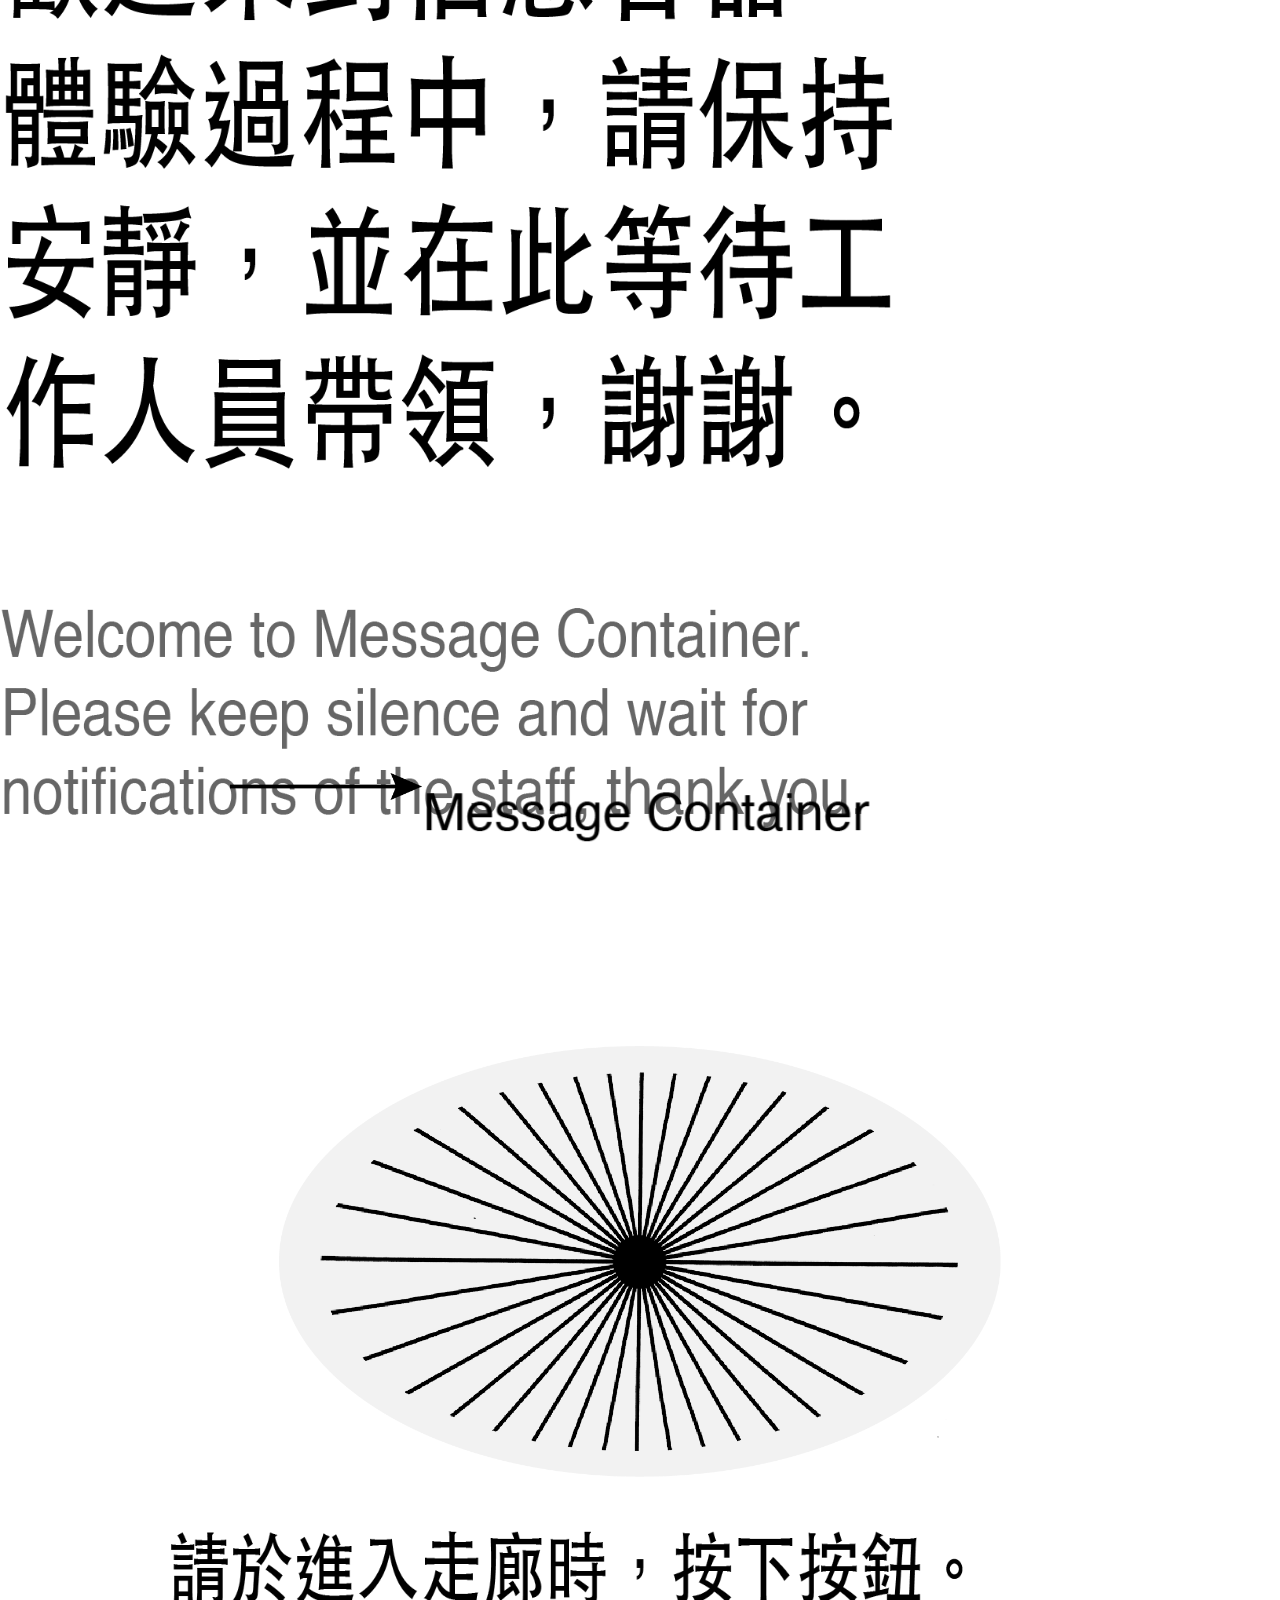
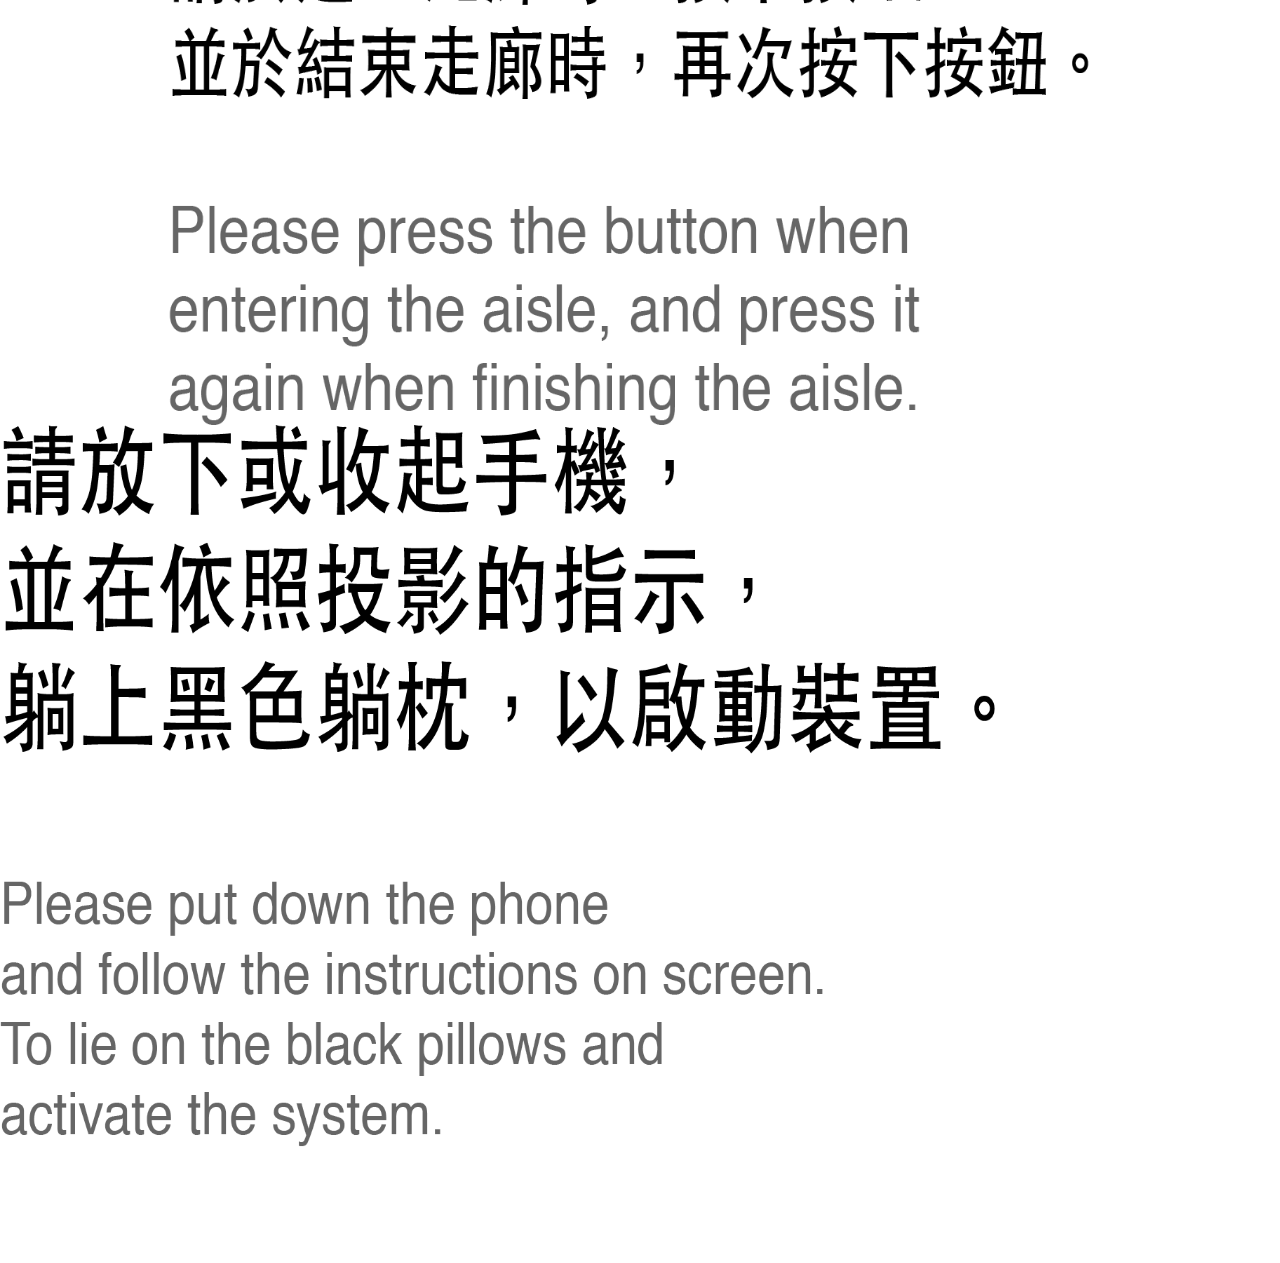
<file: index.html>
<html>
    <head>
        <!-- For Mobile -->
        <meta name="viewport" content="width=device-width,initial-scale=1">
        <meta http-equiv="Content-Type" content="text/html; charset=utf-8" />
        <title>網路錄音測試</title>
                
        <script src="https://ajax.googleapis.com/ajax/libs/jquery/3.3.1/jquery.min.js"></script>
        
        <!-- Recorder -->
        <script type="text/javascript" src="plugins/HZRecorder/HZRecorder.js"></script>
        
        <!-- Boostrap -->
        <link rel="stylesheet" type="text/css" href="plugins/boostrap_v4.1/css/bootstrap.css">
        <script type="text/javascript" src="plugins/boostrap_v4.1/js/bootstrap.js"></script>
        
        <!-- Full Page -->
        <link rel="stylesheet" type="text/css" href="plugins/fullpage/fullpage.css">
        <script type="text/javascript" src="plugins/fullpage/fullpage.js"></script>
        
        <!-- Custom CSS -->
        <link rel="stylesheet" type="text/css" href="css/CustomRecorder.css">
        <script type="text/javascript" src="js/main.js"></script>
    </head>
    <body>
        
        <!-- 產生一個 Block -->
        <!--<fieldset>
            <legend>錄音</legend>
            <input onclick="startRecording()" type="button" value="開始錄音">
            <input onclick="stopRecording()" type="button" value="暫停錄音">
            <input onclick="playRecording()" type="button" value="播放" />
            <audio id="testPlay" controls autoplay></audio>
        </fieldset>-->
        
        <!-- FullPage -->
        <div id="fullpage">
            <div class="section" id="section0">
                <!-- 第一頁 -->
                <div class="slide" id="Introduction">
                    <img src="imgs/Text/Introduction.png" class="Introduction_Text">
                    <img src="imgs/IntroductionNextBtn.png" class="Introduction_Arrow" onclick="Introduction_Button_Press()">
                </div>
                
                <!-- 第二頁 -->
                <div class="slide" id="Recording">
                    <div class="container text-center">
                        <!-- 錄音前 -->
                        <div id="before_recorder_div">
                            <img src="imgs/StartRecord.png" id="RecordingBtn_Start" class="RecordingBtn" onclick="startRecording()">
                            <img src="imgs/Text/StartRecord.png" class="StartRecord_Text">
                        </div>
                        
                        <!-- 錄音時 -->
                        <div id="recording_div" style="display: none;">
                            <img src="imgs/Recording.png" id="RecordingBtn_Start" class="RecordingBtn" onclick="stopRecording()">
                            <img src="imgs/Text/StartRecord.png" class="StartRecord_Text">
                            
                            
                            <!--<audio id="testPlay" controls style="display: none;"></audio>-->
                            <audio id="testPlay" controls autoplay></audio>
                        </div>
                    </div>
                </div>
                
                <!-- 第三頁 -->
                <div class="slide" id="Ending">
                    <img src="imgs/Text/Ending.png" class="Ending_Text">
                </div>
                
                <!-- Footer -->
                <img src="imgs/Text/Footer.png" class="Text_Footer">
            </div>
        </div>
    </body>
</html>
</file>
<file: plugins/fullpage/fullpage.css>
/*!
 * fullPage 3.0.0
 * https://github.com/alvarotrigo/fullPage.js
 *
 * @license GPLv3 for open source use only
 * or Fullpage Commercial License for commercial use
 * http://alvarotrigo.com/fullPage/pricing/
 *
 * Copyright (C) 2018 http://alvarotrigo.com/fullPage - A project by Alvaro Trigo
 */
html.fp-enabled,
.fp-enabled body {
    margin: 0;
    padding: 0;
    overflow:hidden;

    /*Avoid flicker on slides transitions for mobile phones #336 */
    -webkit-tap-highlight-color: rgba(0,0,0,0);
}
.fp-section {
    position: relative;
    -webkit-box-sizing: border-box; /* Safari<=5 Android<=3 */
    -moz-box-sizing: border-box; /* <=28 */
    box-sizing: border-box;
}
.fp-slide {
    float: left;
}
.fp-slide, .fp-slidesContainer {
    height: 100%;
    display: block;
}
.fp-slides {
    z-index:1;
    height: 100%;
    overflow: hidden;
    position: relative;
    -webkit-transition: all 0.3s ease-out; /* Safari<=6 Android<=4.3 */
    transition: all 0.3s ease-out;
}
.fp-section.fp-table, .fp-slide.fp-table {
    display: table;
    table-layout:fixed;
    width: 100%;
}
.fp-tableCell {
    display: table-cell;
    vertical-align: middle;
    width: 100%;
    height: 100%;
}
.fp-slidesContainer {
    float: left;
    position: relative;
}
.fp-controlArrow {
    -webkit-user-select: none; /* webkit (safari, chrome) browsers */
    -moz-user-select: none; /* mozilla browsers */
    -khtml-user-select: none; /* webkit (konqueror) browsers */
    -ms-user-select: none; /* IE10+ */
    position: absolute;
    z-index: 4;
    top: 50%;
    cursor: pointer;
    width: 0;
    height: 0;
    border-style: solid;
    margin-top: -38px;
    -webkit-transform: translate3d(0,0,0);
    -ms-transform: translate3d(0,0,0);
    transform: translate3d(0,0,0);
}
.fp-controlArrow.fp-prev {
    left: 15px;
    width: 0;
    border-width: 38.5px 34px 38.5px 0;
    border-color: transparent #fff transparent transparent;
}
.fp-controlArrow.fp-next {
    right: 15px;
    border-width: 38.5px 0 38.5px 34px;
    border-color: transparent transparent transparent #fff;
}
.fp-scrollable {
    overflow: hidden;
    position: relative;
}
.fp-scroller{
    overflow: hidden;
}
.iScrollIndicator{
    border: 0 !important;
}
.fp-notransition {
    -webkit-transition: none !important;
    transition: none !important;
}
#fp-nav {
    position: fixed;
    z-index: 100;
    margin-top: -32px;
    top: 50%;
    opacity: 1;
    -webkit-transform: translate3d(0,0,0);
}
#fp-nav.fp-right {
    right: 17px;
}
#fp-nav.fp-left {
    left: 17px;
}
.fp-slidesNav{
    position: absolute;
    z-index: 4;
    opacity: 1;
    -webkit-transform: translate3d(0,0,0);
    -ms-transform: translate3d(0,0,0);
    transform: translate3d(0,0,0);
    left: 0 !important;
    right: 0;
    margin: 0 auto !important;
}
.fp-slidesNav.fp-bottom {
    bottom: 17px;
}
.fp-slidesNav.fp-top {
    top: 17px;
}
#fp-nav ul,
.fp-slidesNav ul {
  margin: 0;
  padding: 0;
}
#fp-nav ul li,
.fp-slidesNav ul li {
    display: block;
    width: 14px;
    height: 13px;
    margin: 7px;
    position:relative;
}
.fp-slidesNav ul li {
    display: inline-block;
}
#fp-nav ul li a,
.fp-slidesNav ul li a {
    display: block;
    position: relative;
    z-index: 1;
    width: 100%;
    height: 100%;
    cursor: pointer;
    text-decoration: none;
}
#fp-nav ul li a.active span,
.fp-slidesNav ul li a.active span,
#fp-nav ul li:hover a.active span,
.fp-slidesNav ul li:hover a.active span{
    height: 12px;
    width: 12px;
    margin: -6px 0 0 -6px;
    border-radius: 100%;
 }
#fp-nav ul li a span,
.fp-slidesNav ul li a span {
    border-radius: 50%;
    position: absolute;
    z-index: 1;
    height: 4px;
    width: 4px;
    border: 0;
    background: #333;
    left: 50%;
    top: 50%;
    margin: -2px 0 0 -2px;
    -webkit-transition: all 0.1s ease-in-out;
    -moz-transition: all 0.1s ease-in-out;
    -o-transition: all 0.1s ease-in-out;
    transition: all 0.1s ease-in-out;
}
#fp-nav ul li:hover a span,
.fp-slidesNav ul li:hover a span{
    width: 10px;
    height: 10px;
    margin: -5px 0px 0px -5px;
}
#fp-nav ul li .fp-tooltip {
    position: absolute;
    top: -2px;
    color: #fff;
    font-size: 14px;
    font-family: arial, helvetica, sans-serif;
    white-space: nowrap;
    max-width: 220px;
    overflow: hidden;
    display: block;
    opacity: 0;
    width: 0;
    cursor: pointer;
}
#fp-nav ul li:hover .fp-tooltip,
#fp-nav.fp-show-active a.active + .fp-tooltip {
    -webkit-transition: opacity 0.2s ease-in;
    transition: opacity 0.2s ease-in;
    width: auto;
    opacity: 1;
}
#fp-nav ul li .fp-tooltip.fp-right {
    right: 20px;
}
#fp-nav ul li .fp-tooltip.fp-left {
    left: 20px;
}
.fp-auto-height.fp-section,
.fp-auto-height .fp-slide,
.fp-auto-height .fp-tableCell{
    height: auto !important;
}

.fp-responsive .fp-auto-height-responsive.fp-section,
.fp-responsive .fp-auto-height-responsive .fp-slide,
.fp-responsive .fp-auto-height-responsive .fp-tableCell {
    height: auto !important;
}
</file>
<file: css/CustomRecorder.css>
.Introduction_Text{
    position: relative;
    left: 0px;
    top: -100px;
    width: 70%;
}
.Introduction_Arrow{
    position: absolute;
    bottom: 100px;
    right: 67%;     /* 這邊是因為有三個 slide，每個 slide 都 33%，所以要貼級的話，一定要 right 66% (33% x 2)  */
    
    width: 15%;
}
.RecordingBtn{
    border-top: 100px solid transparent;
    width: 65%;
}

.StartRecord_Text{
    border-top: 50px solid transparent;
    width: 85%;
}
.Ending_Text{
    position: relative;
    top: -100px;
    width: 80%;
}
.Text_Footer{
    position: fixed;
    bottom: 5%;
    width: 35%;
    left: 33%;
}
</file>
